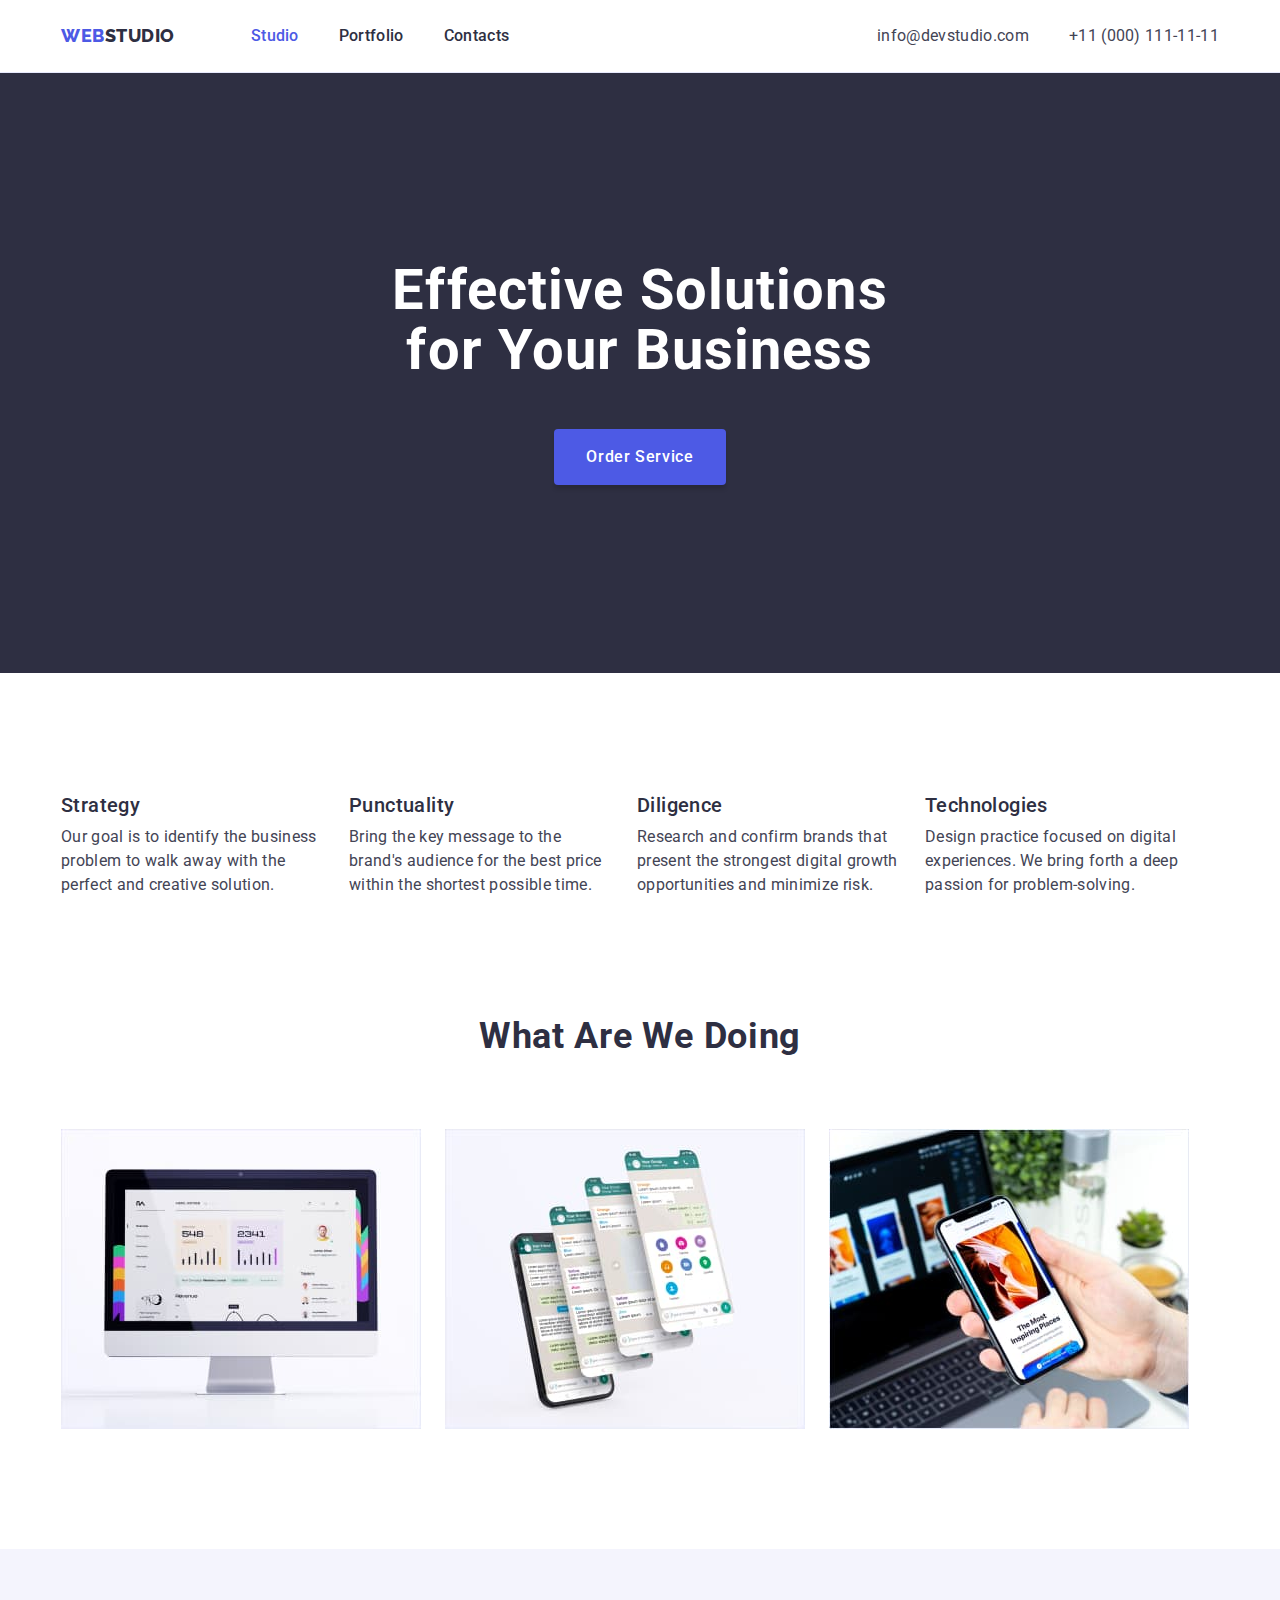
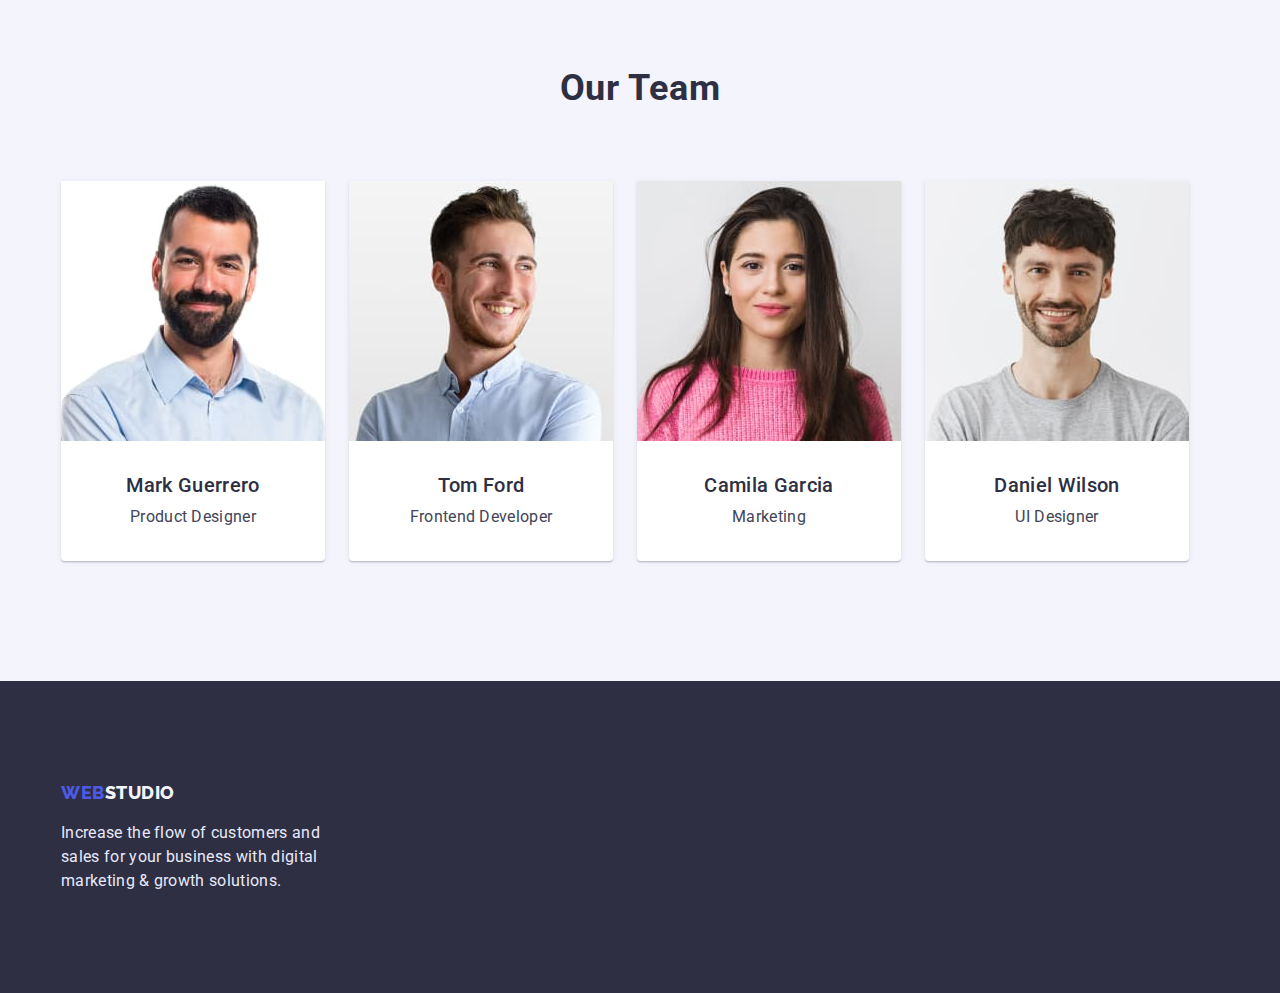
<file: index.html>
<!DOCTYPE html>
<html lang="en">
  <head>
    <meta charset="UTF-8" />
    <meta http-equiv="X-UA-Compatible" content="IE=edge" />
    <meta name="viewport" content="width=device-width, initial-scale=1.0" />

    <title>Index</title>

    <link rel="preconnect" href="https://fonts.googleapis.com" />
    <link rel="preconnect" href="https://fonts.gstatic.com" crossorigin />

    <link
      href="https://fonts.googleapis.com/css2?family=Raleway:wght@800&family=Roboto:wght@400;500;700;900&display=swap"
      rel="stylesheet"
    />

    <link
      rel="stylesheet"
      href="https://cdnjs.cloudflare.com/ajax/libs/modern-normalize/1.1.0/modern-normalize.min.css"
      integrity="sha512-wpPYUAdjBVSE4KJnH1VR1HeZfpl1ub8YT/NKx4PuQ5NmX2tKuGu6U/JRp5y+Y8XG2tV+wKQpNHVUX03MfMFn9Q=="
      crossorigin="anonymous"
      referrerpolicy="no-referrer"
    />

    <link rel="stylesheet" href="./css/styles.css" />

    <title>Web studio</title>
  </head>

  <!--MainPage-->
  <body>
    <!--Header сторінки Index (ідентичний для Portfolio)- DONE -->
    <header class="top-line">
      <div class="container header-line">
        <nav class="header-navi">
          <!--Logo WebStudio-->
          <a href="./index.html" target="_parent" class="logodecor">
            <span class="logoweb">WEB</span
            ><span class="logostudio">STUDIO</span>
          </a>

          <!--Список навігації-->
          <ul class="main-navi list">
            <!--Studio-->
            <li class="main-navi-studio-link">
              <a href="./index.html" target="_parent" class="navi-link current"
                >Studio</a
              >
            </li>
            <!--Portfolio-->
            <li class="main-navi-portfolio-link">
              <a href="./portfolio.html" target="_parent" class="navi-link"
                >Portfolio</a
              >
            </li>
            <!--Contacts-->
            <li class="main-navi-contact-link">
              <a href="" class="navi-link">Contacts</a>
            </li>
          </ul>
        </nav>

        <!--Блок телефон та електронна пошта-->
        <address class="topline-adress-box">
          <ul class="contacts-conteiner list">
            <li class="mail-box">
              <a href="mailto:info@devstudio.com" class="contacts-link"
                >info@devstudio.com</a
              >
            </li>
            <li>
              <a href="tel:+110001111111" class="contacts-link"
                >+11 (000) 111-11-11</a
              >
            </li>
          </ul>
        </address>
      </div>
    </header>

    <!--Основний контент HeroImage, унікальний контент-->
    <main>
      <!--Section1 HeroImage - DONE -->
      <section class="hero-section">
        <div class="container">
          <!--Main Central Text -->
          <h1 class="hero-image-text">Effective Solutions for Your Business</h1>
          <!--Button HeroImage-->
          <button type="button" class="heroimage-button">Order Service</button>
        </div>
      </section>

      <!--Section2 Preferences - DONE -->
      <section class="preference-contain">
        <div class="container">
          <h2 class="visually-hidden">Preferences</h2>

          <ul class="preferences list">
            <!--Section 1 block 1-->
            <li class="pref-list-box">
              <h3 class="preferences-list">Strategy</h3>
              <p class="pref-paragraph">
                Our goal is to identify the business problem to walk away with
                the perfect and creative solution.
              </p>
            </li>
            <!--Section 1 block 2-->
            <li class="pref-list-box">
              <h3 class="preferences-list">Punctuality</h3>
              <p class="pref-paragraph">
                Bring the key message to the brand's audience for the best price
                within the shortest possible time.
              </p>
            </li>
            <!--Section 1 block 3-->
            <li class="pref-list-box">
              <h3 class="preferences-list">Diligence</h3>
              <p class="pref-paragraph">
                Research and confirm brands that present the strongest digital
                growth opportunities and minimize risk.
              </p>
            </li>
            <!--Section 1 block 4-->
            <li class="pref-list-box">
              <h3 class="preferences-list">Technologies</h3>
              <p class="pref-paragraph">
                Design practice focused on digital experiences. We bring forth a
                deep passion for problem-solving.
              </p>
            </li>
          </ul>
        </div>
      </section>

      <!--Section3 What are we doing - DONE -->
      <section class="what-wer-doing">
        <div class="container">
          <h2 class="wwd-text">What are we doing</h2>

          <ul class="wwd list">
            <!--Image1-->
            <li>
              <img
                src="./images/img-1-2-1.jpg"
                alt="iMac"
                width="360"
                class="section2_photos"
              />
            </li>
            <!--Image2-->
            <li>
              <img
                src="./images/img-1-2-2.jpg"
                alt="iMac"
                width="360"
                class="section2_photos"
              />
            </li>
            <!--Image3-->
            <li>
              <img
                src="./images/img-1-2-3.jpg"
                alt="iMac"
                width="360"
                class="section2_photos"
              />
            </li>
          </ul>
        </div>
      </section>

      <!--Section4 Our Team - DONE -->
      <section class="our-team">
        <div class="our-team-box container">
          <h2 class="our-team-text">Our Team</h2>

          <ul class="our-team-list list">
            <!--Section3 card 1-->
            <li class="team-cards">
              <img
                src="./images/img-1-3-1.jpg"
                alt="Mark Guerrero's photo"
                width="264"
                class="team-photo"
              />
              <div class="card-container">
                <h3 class="partner-name">Mark Guerrero</h3>
                <p class="partner-place">Product Designer</p>
              </div>
            </li>
            <!--Section3 card 2-->
            <li class="team-cards">
              <img
                src="./images/img-1-3-2.jpg"
                alt="Tom Ford's photo"
                width="264"
                class="team-photo"
              />
              <div class="card-container">
                <h3 class="partner-name">Tom Ford</h3>
                <p class="partner-place">Frontend Developer</p>
              </div>
            </li>
            <!--Section3 card 3-->
            <li class="team-cards">
              <img
                src="./images/img-1-3-3.jpg"
                alt="Camila Garcia's photo"
                width="264"
                class="team-photo"
              />
              <div class="card-container">
                <h3 class="partner-name">Camila Garcia</h3>
                <p class="partner-place">Marketing</p>
              </div>
            </li>
            <!--Section3 card 4-->
            <li class="team-cards">
              <img
                src="./images/img-1-3-4.jpg"
                alt="Daniel Wilson's photo"
                width="264"
                class="team-photo"
              />
              <div class="card-container">
                <h3 class="partner-name">Daniel Wilson</h3>
                <p class="partner-place">UI Designer</p>
              </div>
            </li>
          </ul>
        </div>
      </section>
    </main>

    <!--Футер сторінки Index (ідентичний для Portfolio) - DONE -->
    <footer class="underground">
      <div class="container">
        <div class="footer-box">
          <!--Logo WebStudio-->
          <a href="./index.html" target="_parent" class="logodecor-footer">
            <span class="logoweb">WEB</span
            ><span class="logostudiofooter">STUDIO</span>
          </a>

          <!--footer text-->
          <p class="footer-text">
            Increase the flow of customers and sales for your business with
            digital marketing & growth solutions.
          </p>
        </div>
      </div>
    </footer>
  </body>
</html>
</file>
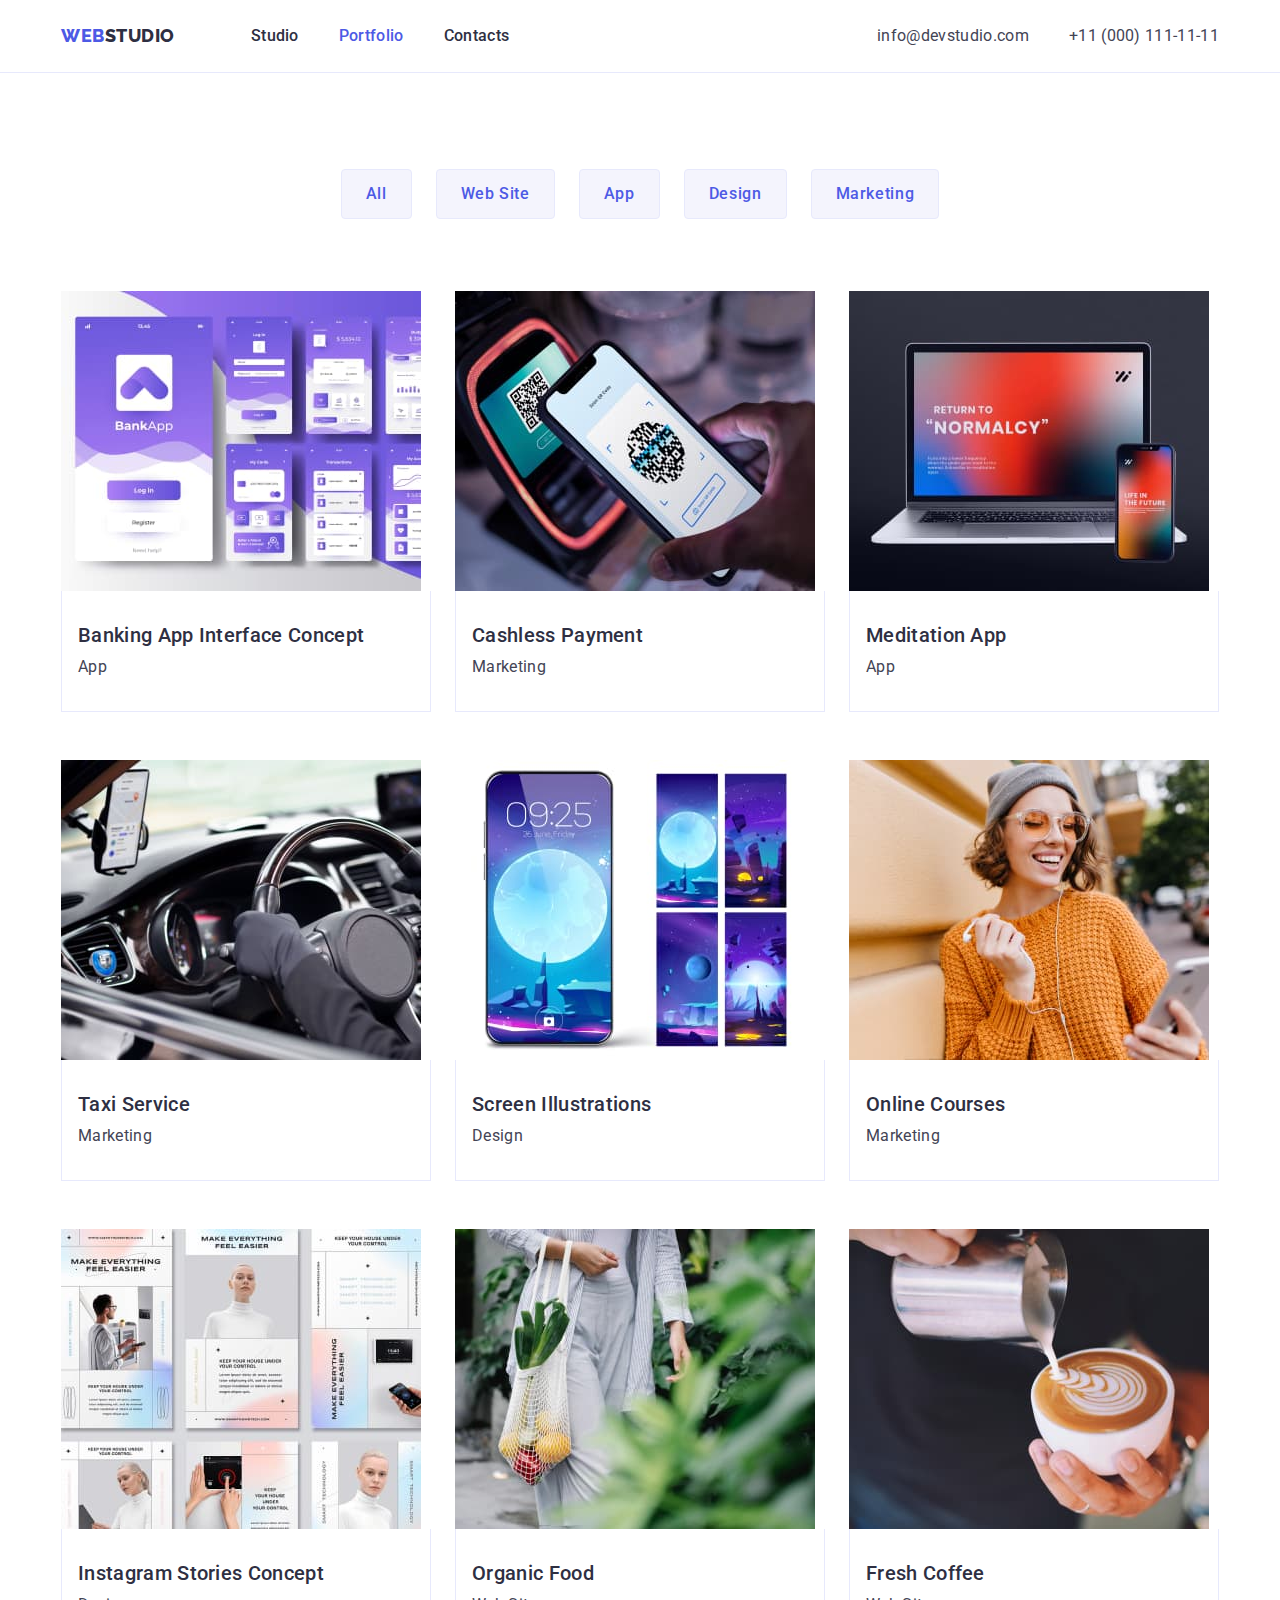
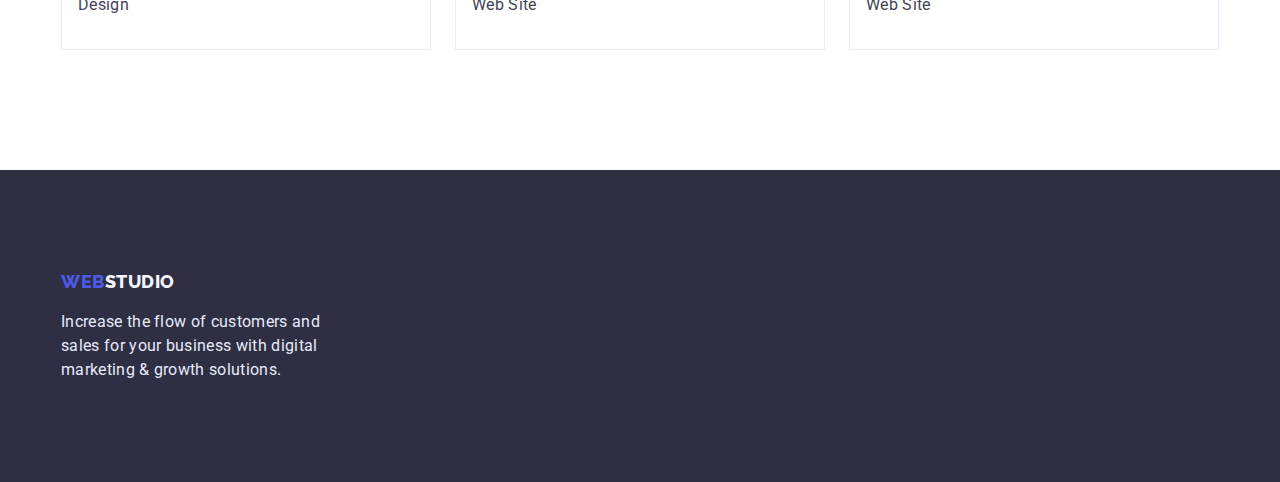
<file: portfolio.html>
<!DOCTYPE html>
<html lang="en">
  <head>
    <meta charset="UTF-8" />
    <meta http-equiv="X-UA-Compatible" content="IE=edge" />
    <meta name="viewport" content="width=device-width, initial-scale=1.0" />
    <title>Portfolio</title>

    <link
      href="https://fonts.googleapis.com/css2?family=Raleway:wght@800&family=Roboto:wght@400;500;700;900&display=swap"
      rel="stylesheet"
    />

    <link
      rel="stylesheet"
      href="https://cdnjs.cloudflare.com/ajax/libs/modern-normalize/1.1.0/modern-normalize.min.css"
      integrity="sha512-wpPYUAdjBVSE4KJnH1VR1HeZfpl1ub8YT/NKx4PuQ5NmX2tKuGu6U/JRp5y+Y8XG2tV+wKQpNHVUX03MfMFn9Q=="
      crossorigin="anonymous"
      referrerpolicy="no-referrer"
    />

    <link rel="stylesheet" href="./css/styles.css" />
  </head>

  <!--MainPage-->
  <body>
    <!--Header сторінки Portfolio (ідентичний для Index)- DONE-->
    <header class="top-line">
      <div class="container header-line">
        <nav class="header-navi">
          <!--Logo WebStudio-->
          <a href="./index.html" target="_parent" class="logodecor">
            <span class="logoweb">WEB</span
            ><span class="logostudio">STUDIO</span>
          </a>

          <!--Список навігації-->
          <ul class="main-navi list">
            <!--Studio-->
            <li class="main-navi-studio-link">
              <a href="./index.html" target="_parent" class="navi-link"
                >Studio</a
              >
            </li>
            <!--Portfolio-->
            <li class="main-navi-portfolio-link">
              <a
                href="./portfolio.html"
                target="_parent"
                class="navi-link current"
                >Portfolio</a
              >
            </li>
            <!--Contacts-->
            <li class="main-navi-contact-link">
              <a href="" class="navi-link">Contacts</a>
            </li>
          </ul>
        </nav>

        <!--Блок телефон та електронна пошта-->
        <address class="topline-adress-box">
          <ul class="contacts-conteiner list">
            <li class="mail-box">
              <a href="mailto:info@devstudio.com" class="contacts-link"
                >info@devstudio.com</a
              >
            </li>
            <li>
              <a href="tel:+110001111111" class="contacts-link"
                >+11 (000) 111-11-11</a
              >
            </li>
          </ul>
        </address>
      </div>
    </header>

    <!--Основний контент Portfolio, унікальний контент-->
    <main>
      <section class="portf-box">
        <div class="container">
          <!--Hidden H1-->
          <h1 class="section-title visually-hidden">Portfolio</h1>

          <!--Список для Filters (Buttons)-->
          <ul class="buttons-block list">
            <li>
              <button type="button" class="filter-button">All</button>
            </li>
            <li>
              <button type="button" class="filter-button">Web Site</button>
            </li>
            <li>
              <button type="button" class="filter-button">App</button>
            </li>
            <li>
              <button type="button" class="filter-button">Design</button>
            </li>
            <li>
              <button type="button" class="filter-button">Marketing</button>
            </li>
          </ul>

          <!--Hidden H2-->
          <h2 class="visually-hidden">Portfolio List</h2>
          <!--Список для Images-->
          <ul class="cards-block list">
            <!--Image1-->
            <li class="portf-list-box">
              <img
                src="./images/img-2-1-1.jpg"
                alt="Banking App Interface Concept"
                width="360"
                class="portf-photos"
              />
              <div class="card-description">
                <h3 class="image-text-title">Banking App Interface Concept</h3>
                <p class="image-description">App</p>
              </div>
            </li>
            <!--Image2-->
            <li class="portf-list-box">
              <img
                src="./images/img-2-1-2.jpg"
                alt="Phone Cashless Payment"
                width="360"
                class="portf-photos"
              />
              <div class="card-description">
                <h3 class="image-text-title">Cashless Payment</h3>
                <p class="image-description">Marketing</p>
              </div>
            </li>
            <!--Image3-->
            <li class="portf-list-box">
              <img
                src="./images/img-2-1-3.jpg"
                alt="Laptop Meditaion App"
                width="360"
                class="portf-photos"
              />
              <div class="card-description">
                <h3 class="image-text-title">Meditation App</h3>
                <p class="image-description">App</p>
              </div>
            </li>
            <!--Image4-->
            <li class="portf-list-box">
              <img
                src="./images/img-2-1-4.jpg"
                alt="Taxi Service Look Inside"
                width="360"
                class="portf-photos"
              />
              <div class="card-description">
                <h3 class="image-text-title">Taxi Service</h3>
                <p class="image-description">Marketing</p>
              </div>
            </li>
            <!--Image5-->
            <li class="portf-list-box">
              <img
                src="./images/img-2-1-5.jpg"
                alt="Phone Screen Illustrations"
                width="360"
                class="portf-photos"
              />
              <div class="card-description">
                <h3 class="image-text-title">Screen Illustrations</h3>
                <p class="image-description">Design</p>
              </div>
            </li>
            <!--Image6-->
            <li class="portf-list-box">
              <img
                src="./images/img-2-1-6.jpg"
                alt="Young Girl in Orange"
                width="360"
                class="portf-photos"
              />
              <div class="card-description">
                <h3 class="image-text-title">Online Courses</h3>
                <p class="image-description">Marketing</p>
              </div>
            </li>
            <!--Image7-->
            <li class="portf-list-box">
              <img
                src="./images/img-2-1-7.jpg"
                alt="Instagram Stories Concept"
                width="360"
                class="portf-photos"
              />
              <div class="card-description">
                <h3 class="image-text-title">Instagram Stories Concept</h3>
                <p class="image-description">Design</p>
              </div>
            </li>
            <!--Image8-->
            <li class="portf-list-box">
              <img
                src="./images/img-2-1-8.jpg"
                alt="Girl in Grey with Organic Food"
                width="360"
                class="portf-photos"
              />
              <div class="card-description">
                <h3 class="image-text-title">Organic Food</h3>
                <p class="image-description">Web Site</p>
              </div>
            </li>
            <!--Image9-->
            <li class="portf-list-box">
              <img
                src="./images/img-2-1-9.jpg"
                alt="Fresh Coffee with Milk"
                width="360"
                class="portf-photos"
              />
              <div class="card-description">
                <h3 class="image-text-title">Fresh Coffee</h3>
                <p class="image-description">Web Site</p>
              </div>
            </li>
          </ul>
        </div>
      </section>
    </main>

    <!--Футер сторінки Portfolio (ідентичний для Index) - DONE -->
    <footer class="underground">
      <div class="container">
        <div class="footer-box">
          <!--Logo WebStudio-->
          <a href="./index.html" target="_parent" class="logodecor-footer">
            <span class="logoweb">WEB</span
            ><span class="logostudiofooter">STUDIO</span>
          </a>

          <!--footer text-->
          <p class="footer-text">
            Increase the flow of customers and sales for your business with
            digital marketing & growth solutions.
          </p>
        </div>
      </div>
    </footer>
  </body>
</html>
</file>
<file: css/styles.css>
:root {
  --brand-color: #4d5ae5;
  --pressed-state: #404bbf;
  --dark-color: #2e2f42;
  --success-color: #31d0aa;
  --text-color: #434455;
  --subtle-text-color: #8e8f99;
  --accent-color: #e7e9fc;
  --light-color: #f4f4fd;
  --modal-overlay-color: #2e2f42;
  --hero-background-color: #2e2f42;
  --white-color: #ffffff;

  --test-border-outline: 0px solid blue;
}

body {
  margin: 0;
  color: var(--text-color);
  background-color: var(--white-color);
  font-family: "Roboto";
  font-size: 16px;
  letter-spacing: 0.02em;
}

h1,
h2,
h3,
h4,
h5,
h6,
p {
  margin: 0;
}

img {
  display: block;
  min-width: 100px;
  height: auto;
}

button {
  display: block;
  cursor: pointer;
  border: none;
  border-radius: 4px;
}

address {
  font-style: normal;
}

.visually-hidden {
  position: absolute;
  width: 1px;
  height: 1px;
  margin: -1px;
  border: 0;
  padding: 0;
  white-space: nowrap;
  clip-path: inset(100%);
  clip: rect(0 0 0 0);
  overflow: hidden;
}

ul,
ol {
  list-style: none;
  padding-left: 0;
  margin: 0;
}

a {
  text-decoration: none;
}

.container {
  margin: 0 auto;
  padding: 0 15px;
  max-width: 1158px;

  border: var(--test-border-outline);
}

/* ----------------Header---------------- */

.top-line {
  background-color: var(--white-color);
  padding: 24px 0;
  border-bottom: 1px solid #e7e9fc;
}

.header-line {
  display: flex;
  align-items: center;
}

.main-navi {
  display: flex;
  align-items: center;
}

.header-navi {
  display: flex;
  align-items: center;
}

.contacts-conteiner {
  display: flex;
  align-items: center;
}

.logodecor {
  margin-right: 76px;
}

.logoweb {
  height: 24px;

  font-family: "Raleway", sans-serif;
  font-style: normal;
  font-weight: 800;
  font-size: 18px;
  line-height: 24px;
  letter-spacing: 0.03em;
  text-transform: uppercase;
  color: var(--brand-color);
}

.logostudio {
  font-family: "Raleway", sans-serif;
  font-style: normal;
  font-weight: 800;
  font-size: 18px;
  line-height: 24px;
  letter-spacing: 0.03em;
  text-transform: uppercase;
  color: var(--dark-color);
}

.main-navi-studio-link {
  margin-right: 40px;
}

.main-navi-portfolio-link {
  margin-right: 40px;
}

.navi-link {
  color: var(--dark-color);
  font-weight: 500;
  line-height: 1.5;
  text-decoration: none;
}

.topline-adress-box {
  margin-left: auto;
}

.mail-box {
  margin-right: 40px;
}

.contacts-link {
  color: var(--text-color);
  font-style: normal;
  font-weight: 400;
  line-height: 1.5;
  text-decoration: none;
}

.navi-link.current {
  color: var(--brand-color);
}

.navi-link:hover,
.navi-link:focus,
.contacts-link:hover,
.contacts-link:focus {
  color: var(--pressed-state);
}

/* ----------------Main page (Index)---------------- */
/* ----------------Main page (Index) Block1 HERO---------------- */

.hero-section {
  background-color: var(--hero-background-color);
  outline: var(--body-outline);
  text-align: center;

  padding-top: 188px;
  padding-bottom: 188px;
}

.hero-image-text {
  /*margin: 0;*/
  font-weight: 700;
  font-size: 56px;
  line-height: 1.07;
  /* or 107% */
  color: var(--white-color);
  letter-spacing: 0.02em;
  max-width: 496px;
  margin: 0 auto 48px;
}

.heroimage-button {
  display: block;
  margin: 0 auto;
  border-radius: 4px;
  padding: 16px 32px;
  min-width: 168px;
  font-family: "Roboto";
  color: var(--white-color);
  background-color: var(--brand-color);
  box-shadow: 0px 4px 4px rgba(0, 0, 0, 0.15);
  font-weight: 500;
  font-size: 16px;
  line-height: 1.5;
  /* 150% */
  text-align: center;
  letter-spacing: 0.04em;
  cursor: pointer;
}

.heroimage-button:hover,
.heroimage-button:focus {
  color: var(--white-color);
  background-color: var(--pressed-state);
}

/* ----------------Main page (Index) Block2 Preferences---------------- */

.preference-contain {
  padding: 120px 0;
}

.preferences {
  display: flex;
  gap: 24px;
}

.preferences-list {
  font-weight: 500;
  font-size: 20px;
  line-height: 1.2;
  /* 120% */

  letter-spacing: 0.02em;
  color: var(--dark-color);
  margin-bottom: 8px;
}

.pref-paragraph {
  line-height: 1.5;
  /* 150% */
  width: 264px;
}

/* ----------------Main page (Index) Block 3. What We Are Doing---------------- */

.what-wer-doing {
  padding-bottom: 120px;
}

.wwd-text {
  margin: 0;
  font-weight: 700;
  font-size: 36px;
  line-height: 1.11;
  /* 111% */
  text-align: center;
  letter-spacing: 0.02em;
  text-transform: capitalize;
  color: var(--dark-color);
  margin-bottom: 72px;
}

.wwd {
  display: flex;
  gap: 24px;
}

/* ----------------Main page (Index) Block4 Our Team---------------- */
.our-team {
  background-color: var(--light-color);
  padding: 120px 0;
}

.our-team-list {
  display: flex;
  gap: 24px;
}

.our-team-text {
  margin: 0;
  font-weight: 700;
  font-size: 36px;
  line-height: 1.11;
  /* 111% */
  text-align: center;
  letter-spacing: 0.02em;
  text-transform: capitalize;
  color: var(--dark-color);
  margin-bottom: 72px;
}

.partner-name {
  color: var(--dark-color);
  font-weight: 500;
  font-size: 20px;
  line-height: 1.2;
  margin-bottom: 8px;
}

.partner-place {
  font-weight: 400;
  font-size: 16px;
  line-height: 1.5;
  /* 150% */
}

.team-cards {
  box-shadow: 0px 1px 6px rgba(46, 47, 66, 0.08),
    0px 1px 1px rgba(46, 47, 66, 0.16), 0px 2px 1px rgba(46, 47, 66, 0.08);
  border-radius: 0px 0px 4px 4px;
  background-color: var(--white-color);
}

.card-container {
  /*display: flex;
  flex-direction: column;
  justify-content: center;
  align-items: center;
  padding: 0px;
  gap: 8px;
  /*min-width: 232px;*/
  padding-top: 32px;
  padding-bottom: 32px;
  text-align: center;
}

/* ----------------Portfolio---------------- */

.portf-box {
  padding-top: 96px;
  padding-bottom: 120px;
}

/* Buttons */

.buttons-block {
  display: flex;
  justify-content: center;
  gap: 24px;
  margin-bottom: 72px;
}

.button {
  color: var(--white-color);
  background-color: var(--brand-color);
  font-family: inherit;
  font-weight: 500;
  font-size: 16px;
  line-height: 1.5;
  letter-spacing: 0.04em;
  cursor: pointer;
}
.button:hover,
.button:focus {
  color: var(--white-color);
  background-color: var(--pressed-state);
}

.filter-button {
  display: block;
  margin: 0 auto;
  border-radius: 4px;
  padding: 12px 24px;
  color: var(--brand-color);
  background-color: var(--light-color);
  font-family: inherit;
  font-weight: 500;
  font-size: 16px;
  line-height: 1.5;
  text-align: center;
  letter-spacing: 0.04em;
  cursor: pointer;
  border: 1px solid var(--accent-color);
}

.filter-button:hover,
.filter-button:active {
  color: var(--white-color);
  background-color: var(--pressed-state);
}

.cards-block {
  display: flex;
  flex-wrap: wrap;
  row-gap: 48px;
  column-gap: 24px;
}

.portf-photos {
  display: block;
  max-width: 100%;
  height: auto;
  /*margin-bottom: 32px;*/
}

.portf-list-box {
  width: calc((100% - 48px) / 3);
}

.section-title {
  color: var(--dark-color);
  font-size: 36px;
  line-height: 1.11;
  text-align: center;
  text-transform: capitalize;
}

.image-text-title {
  color: var(--dark-color);
  font-weight: 500;
  font-size: 20px;
  line-height: 1.2;
  margin-bottom: 8px;
}

.image-description {
  line-height: 1.5;
}

.card-description {
  padding-bottom: 32px;
  padding-left: 16px;
  padding-top: 32px;
  border: 1px solid var(--accent-color);
  border-top: 0;
}

/* ----------------Footer---------------- */

.footer-box {
  flex-direction: column;
  width: 264px;
}

.underground {
  background: var(--dark-color);
  padding-top: 100px;
  padding-bottom: 100px;
}

.logostudiofooter {
  color: var(--light-color);
  font-family: "Raleway", Sans-serif;
  font-weight: 800;
  font-size: 18px;
  line-height: 1.33;
  letter-spacing: 0.03em;
  text-transform: uppercase;
  text-decoration: none;
}

.logodecor-footer {
  display: block;
  margin-bottom: 16px;
}

.footer-text {
  color: var(--accent-color);
  background-color: var(--dark-color);
  font-size: 16px;
  line-height: 1.5;
}
</file>
